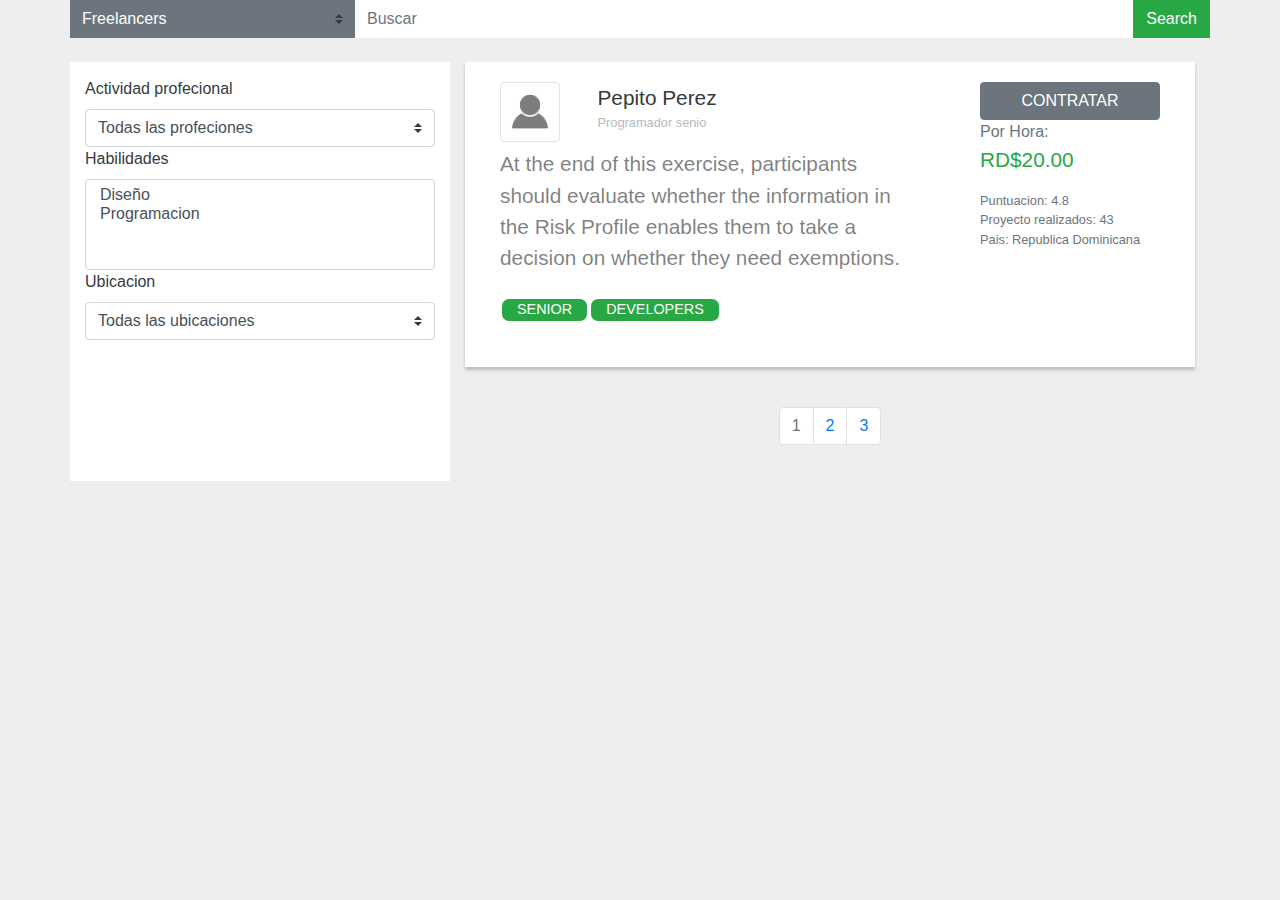
<file: newfeed/index.html>
<!DOCTYPE html>
<html lang="en">

<head>
  <meta charset="utf-8">
  <meta name="viewport" content="width=device-width, initial-scale=1, shrink-to-fit=no">
  <meta http-equiv="x-ua-compatible" content="ie=edge">
  <title>Material Design Bootstrap</title>
  <!-- Font Awesome -->
  <link rel="stylesheet" href="https://maxcdn.bootstrapcdn.com/font-awesome/4.7.0/css/font-awesome.min.css">
  <!-- Bootstrap core CSS -->
  <link href="css/bootstrap.min.css" rel="stylesheet">
</head>

<body style="background: #eee">

    <div class="container">
    
        <div class="row">
            
            
            <div class="col-sm">
                
                
                <div class="row">
<!--                    <div class="col-sm">-->
                        <select style="border-radius: 0; border: 0;" class="custom-select bg-secondary text-white col-lg-3">
                            <option selected>Freelancers</option>
                        </select>
                        <form style="padding: 0" class="form-inline col-sm my-2 my-lg-0">
                          <input style="border-radius: 0; border: 0px" class="form-control col-sm mr-sm-0" type="search" placeholder="Buscar" aria-label="Buscar">
                          <button class="btn btn-success my-2 my-sm-0" type="submit" style="
                                border-radius: 0;
                            ">Search</button>
                        </form>
<!--                    </div>-->
                </div>
            
            <main class="row my-lg-4">
                
                <div class="col-lg-4 bg-white text-dark" style="padding: 15px;">
                
                    <label for="select-acti-pro">Actividad profecional</label>
                    <select id="select-acti-pro" class="custom-select">
                      <option selected>Todas las profeciones</option>
                    </select>
                    
                    <label for="select-skills">Habilidades</label>
                    <select id="select-skills" class="custom-select" multiple>
                      <option>Diseño</option>                      
                      <option>Programacion</option>
                    </select>
                    
                    <label for="select-geo">Ubicacion</label>
                    <select id="select-geo" class="custom-select">
                      <option selected>Todas las ubicaciones</option>
                    </select>
                
                </div>
                
                <div class="col-lg">
                    
                    <div class="row">
<!--                        INICIO BOX-->
                <div class="col-sm-12" style="margin-bottom: 20px;" >
                         
                    <div class="card" style="border: 0;border-radius: 0;box-shadow: 0px 3px 3px #bdbbbb;">
                        <div class="card-body">
                            <div class="row">
                                <div class="col-lg-8">
                                
                                    <div class="col-lg-12">
                                        <div class="row">
                                        <div class="col-3">
                                        <img style=" width: 60px;height: 60px;" src="[data-uri]" alt="..." class="img-thumbnail">
                                        </div>
                                        <div class="col" style="padding: 0">
                                            <p style="font-size: 1.3em; margin: 0" class="text-dark">Pepito Perez</p>                                            <p style="font-size: 0.8em; opacity: 0.5" class="text-secondary">Programador senio</p>

                                        </div>
                                    </div>
                                    </div>
                                    
<!--                                    Descripcion-->
                                    <div class="col-lg-12">
                                        <p style="font-size: 1.3em; margin: 0" class="text-black-50">At the end of this exercise, participants should evaluate whether the information in the Risk Profile enables them to take a decision on whether they need exemptions. </p> 
                                    </div>
                                    
                                    <div class="col-lg-12 my-4">
                                        <div class="row" style="padding-left: 15px">
                                            <div class="col-lg-auto" style="padding: 2px;width: auto;">
                                                <p style="font-size: 0.9em;margin: 0;padding: 0px 15px;border-radius: 7px;" class="text-white bg-success">SENIOR</p> 
                                            </div>
                                            <div class="col-lg-auto" style="padding: 2px; width: auto;">
                                                <p style="font-size: 0.9em;margin: 0;padding: 0px 15px;border-radius: 7px;" class="text-white bg-success">DEVELOPERS</p> 
                                            </div>
                                        </div>
                                        
                                    </div>
                                
                                </div>
                                <div class="col-lg-4">
                                    <div class="col-sm-12" style="text-align: center;">
                                        <button style="width: 100%;" class="btn btn-secondary">CONTRATAR</button>
                                    </div>
                                    <div class="col-sm-12">
                                        <p style="margin: 0px;" class="text-secondary">Por Hora:</p>                                        
                                        <p style="font-size: 1.3em" class="text-success">RD$20.00</p>                                        
                                        <p style="font-size: 0.8em; margin: 0;" class="text-muted">Puntuacion: 4.8</p>                                        
                                        <p style="font-size: 0.8em; margin: 0;" class="text-muted">Proyecto realizados: 43</p>
                                        <p style="font-size: 0.8em" class="text-muted">Pais: Republica Dominicana</p>



                                    </div>
                                </div>
                            </div>                
                        </div>
                    </div>
                             
                        
                </div>
<!--                    FIN BOX-->    
     
                        
<!--                        Pagination-->
                        <div class="col-sm-12" style="padding: 20px;">
                             <nav  aria-label="...">
                              <ul class="pagination justify-content-center">
                                <li class="page-item disabled">
                                  <a class="page-link" href="#" tabindex="-1">1</a>
                                </li>
                                <li class="page-item"><a class="page-link" href="#">2</a></li>
                                <li class="page-item"><a class="page-link" href="#">3</a></li>
                              </ul>
                            </nav>
                        </div>
                       
                        
                    </div>
                
                </div>
                
                
                
                
                </main>
                
            
            </div>
        </div>
    </div>
  <!-- Bootstrap core JavaScript -->
  <script type="text/javascript" src="js/bootstrap.min.js"></script>
</body>

</html>
</file>
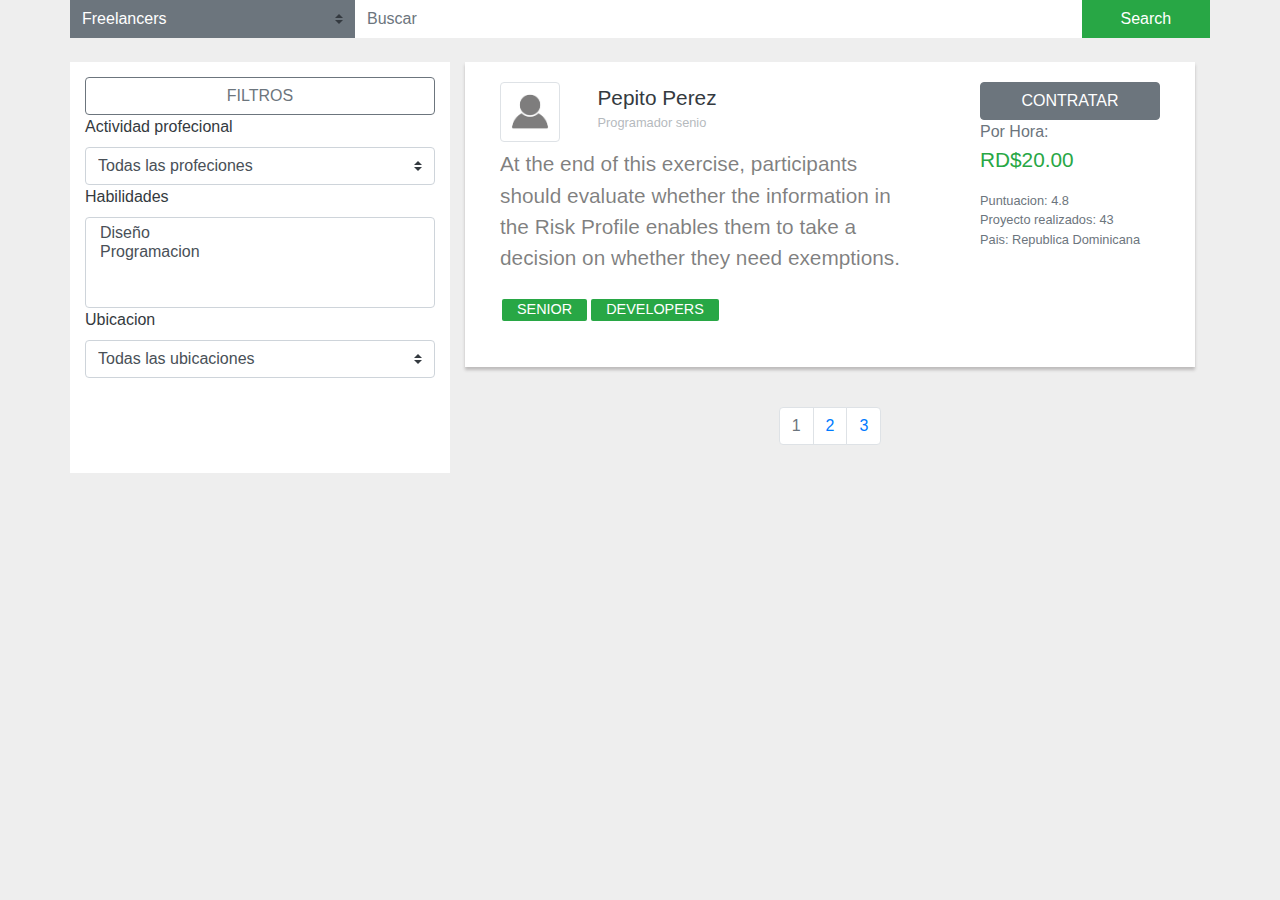
<file: search_freelancers_and_jobs/index.html>
<!DOCTYPE html>
<html lang="en">

<head>
  <meta charset="utf-8">
  <meta name="viewport" content="width=device-width, initial-scale=1, shrink-to-fit=no">
  <meta http-equiv="x-ua-compatible" content="ie=edge">
  <title>CodeScript</title>
  <!-- Font Awesome -->
  <link rel="stylesheet" href="https://maxcdn.bootstrapcdn.com/font-awesome/4.7.0/css/font-awesome.min.css">
  <!-- Bootstrap core CSS -->
  <link href="css/bootstrap.min.css" rel="stylesheet">
</head>

<body style="background: #eee">

    <div class="container">
    
        <div class="row">
            
            
            <div class="col-sm">
                
                
                <div class="row">
<!--                    <div class="col-sm">-->
                    <div class="col-lg-3 pl-0 pr-0">
                        <!-- <div -->
                        <select style="border-radius: 0; border: 0; cursor: pointer;" class="custom-select bg-secondary text-white">
                            <option selected>Freelancers</option>
                        </select>
                    </div>
                        <form style="padding: 0;" class="form-inline col-sm my-2 my-lg-0">
                          <input style="border-radius: 0; border: 0px; width: 85%" class="form-control mr-sm-0" type="search" placeholder="Buscar" aria-label="Buscar">
                          <button class="btn btn-success my-2 my-sm-0" type="submit" style="
                                border-radius: 0;width: 15%;
                            ">Search</button>
                        </form>
<!--                    </div>-->
                </div>
            
            <main class="row my-lg-4">
                
                <div class="col-lg-4 mb-2 bg-white text-dark" style="padding: 15px;">
                    <button onclick="" class="btn btn-outline-secondary btn-block">FILTROS</button>
                    <div class="d-none d-lg-block">
                    <label for="select-acti-pro">Actividad profecional</label>
                    <select id="select-acti-pro" class="custom-select">
                      <option selected>Todas las profeciones</option>
                    </select>
                    
                    <label for="select-skills">Habilidades</label>
                    <select id="select-skills" class="custom-select" multiple>
                      <option>Diseño</option>                      
                      <option>Programacion</option>
                    </select>
                    
                    <label for="select-geo">Ubicacion</label>
                    <select id="select-geo" class="custom-select">
                      <option selected>Todas las ubicaciones</option>
                    </select>
                </div>
                </div>
                
                <div class="col-lg">
                    
                    <div class="row">
<!--                        INICIO BOX-->
                <div class="col-sm-12" style="margin-bottom: 20px;" >
                         
                    <div class="card" style="border: 0;border-radius: 0;box-shadow: 0px 3px 3px #bdbbbb;">
                        <div class="card-body">
                            <div class="row">
                                <div class="col-lg-8">
                                
                                    <div class="col-lg-12">
                                        <div class="row">
                                        <div class="col-3">
                                        <img style=" width: 60px;height: 60px;" src="[data-uri]" alt="..." class="img-thumbnail">
                                        </div>
                                        <div class="col" style="padding: 0">
                                            <p style="font-size: 1.3em; margin: 0" class="text-dark">Pepito Perez</p>                                            <p style="font-size: 0.8em; opacity: 0.5" class="text-secondary">Programador senio</p>

                                        </div>
                                    </div>
                                    </div>
                                    
<!--                                    Descripcion-->
                                    <div class="col-lg-12">
                                        <p style="font-size: 1.3em; margin: 0" class="text-black-50">At the end of this exercise, participants should evaluate whether the information in the Risk Profile enables them to take a decision on whether they need exemptions. </p> 
                                    </div>
                                    
                                    <div class="col-lg-12 my-4">
                                        <div class="row" style="padding-left: 15px">
                                            <div class="col-lg-auto" style="padding: 2px;width: auto;">
                                                <p style="font-size: 0.9em;margin: 0;padding: 0px 15px;border-radius: 2px;" class="text-white bg-success">SENIOR</p> 
                                            </div>
                                            <div class="col-lg-auto" style="padding: 2px; width: auto;">
                                                <p style="font-size: 0.9em;margin: 0;padding: 0px 15px;border-radius: 2px;" class="text-white bg-success">DEVELOPERS</p> 
                                            </div>
                                        </div>
                                        
                                    </div>
                                
                                </div>
                                <div class="col-lg-4">
                                    <div class="col-sm-12" style="text-align: center;">
                                        <button style="width: 100%;" class="btn btn-secondary">CONTRATAR</button>
                                    </div>
                                    <div class="col-sm-12">
                                        <p style="margin: 0px;" class="text-secondary">Por Hora:</p>                                        
                                        <p style="font-size: 1.3em" class="text-success">RD$20.00</p>                                        
                                        <p style="font-size: 0.8em; margin: 0;" class="text-muted">Puntuacion: 4.8</p>                                        
                                        <p style="font-size: 0.8em; margin: 0;" class="text-muted">Proyecto realizados: 43</p>
                                        <p style="font-size: 0.8em" class="text-muted">Pais: Republica Dominicana</p>



                                    </div>
                                </div>
                            </div>                
                        </div>
                    </div>
                             
                        
                </div>
<!--                    FIN BOX-->     
                        
<!--                        Pagination-->
                        <div class="col-sm-12" style="padding: 20px;">
                             <nav  aria-label="...">
                              <ul class="pagination justify-content-center">
                                <li class="page-item disabled">
                                  <a class="page-link" href="#" tabindex="-1">1</a>
                                </li>
                                <li class="page-item"><a class="page-link" href="#">2</a></li>
                                <li class="page-item"><a class="page-link" href="#">3</a></li>
                              </ul>
                            </nav>
                        </div>
                       
                        
                    </div>
                
                </div>
                
                
                
                
                </main>
                
            
            </div>
        </div>
    </div>
  <!-- Bootstrap core JavaScript -->
  <script type="text/javascript" src="js/bootstrap.min.js"></script>
</body>

</html>
</file>
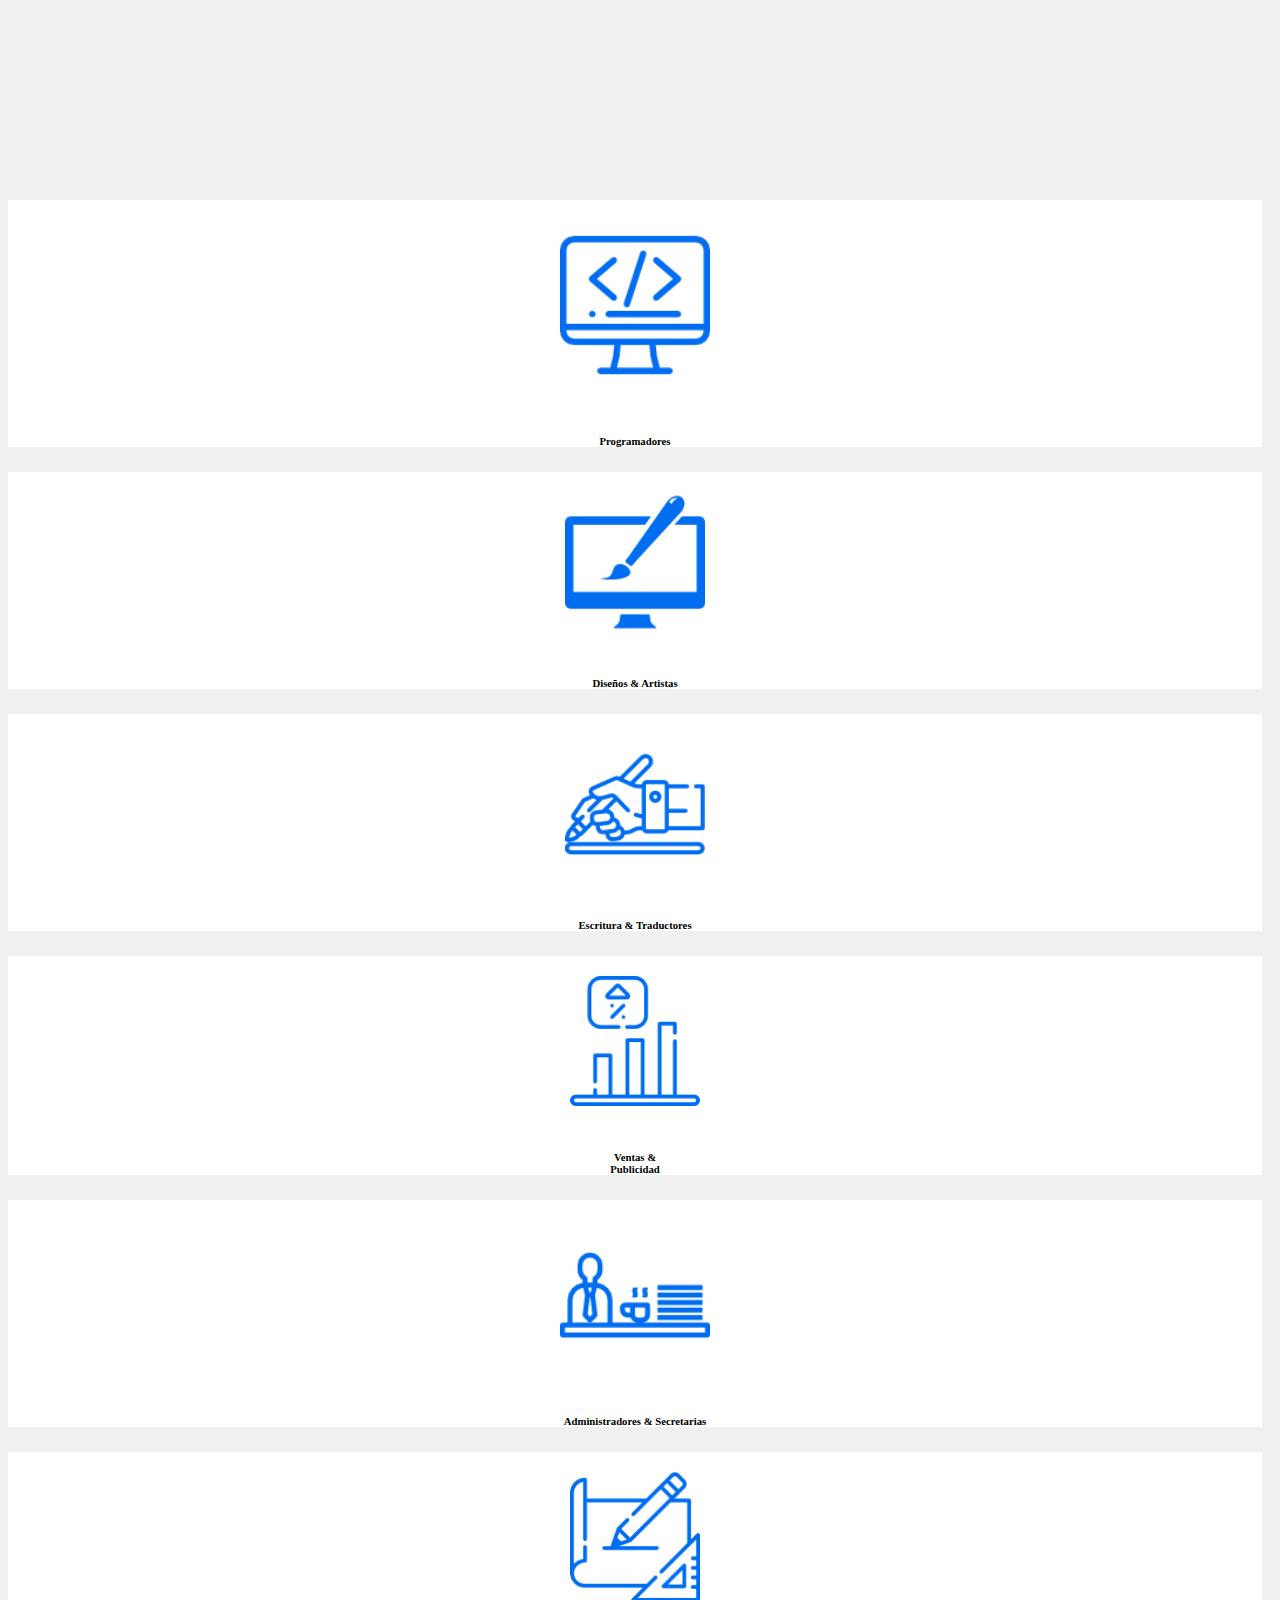
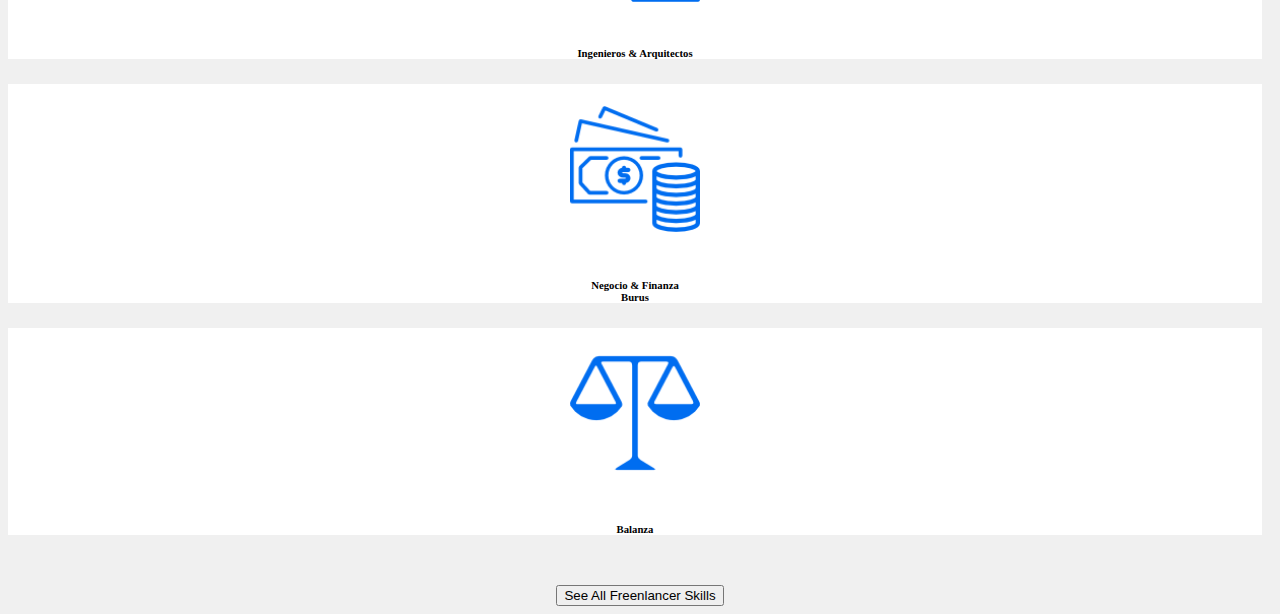
<file: categorias.html>
<!DOCTYPE html>
<html lang="en">
<head>
    <meta charset="UTF-8">
    <meta name="viewport" content="width=device-width, initial-scale=1.0">
    <script src="https://code.jquery.com/jquery-3.3.1.slim.min.js" integrity="sha384-q8i/X+965DzO0rT7abK41JStQIAqVgRVzpbzo5smXKp4YfRvH+8abtTE1Pi6jizo" crossorigin="anonymous"></script>
    <script src="https://cdnjs.cloudflare.com/ajax/libs/popper.js/1.14.3/umd/popper.min.js" integrity="sha384-ZMP7rVo3mIykV+2+9J3UJ46jBk0WLaUAdn689aCwoqbBJiSnjAK/l8WvCWPIPm49" crossorigin="anonymous"></script>
    <script src="https://stackpath.bootstrapcdn.com/bootstrap/4.1.3/js/bootstrap.min.js" integrity="sha384-ChfqqxuZUCnJSK3+MXmPNIyE6ZbWh2IMqE241rYiqJxyMiZ6OW/JmZQ5stwEULTy" crossorigin="anonymous"></script>
    <link rel="stylesheet" href="https://stackpath.bootstrapcdn.com/bootstrap/4.1.3/css/bootstrap.min.css" integrity="sha384-MCw98/SFnGE8fJT3GXwEOngsV7Zt27NXFoaoApmYm81iuXoPkFOJwJ8ERdknLPMO" crossorigin="anonymous">
    <meta http-equiv="X-UA-Compatible" content="ie=edge">
    <link rel="stylesheet" href="css/categorias.css">
    <title>Document</title>
</head>
<body>
    
  <div class="row d-flex justify-content-center " id="div1"  >
    
        <div  id="programadores" class="col-md-2" data-toggle="modal" data-target=".bd-example-modal-lg">
            <img id="imageProgramer" src="img/tools-and-utensils (1).png" alt="">
            <center> <h6> Programadores </h6></center>
        </div>
           <div id="designer" class="col-md-2" data-toggle="modal" data-target="designer">
            <img id="imageDesigner" src="img/website-design-symbol (1).png" alt="">
            <center> <h6> Diseños  &  Artistas</h6></center>
          </div>
          <div  id="write" class="col-md-2" data-toggle="modal" >
            <img id="imageWrite" src="img/writing-tool.png" alt="">
            <center> <h6> Escritura  &  Traductores</h6></center>
          </div>
          <div id="sales" class="col-md-2" data-toggle="modal">
            <img id="imageSales" src="img/sell.png" alt="">
            <center> <h6> Ventas & <br> Publicidad</h6></center>
          </div>
    </div>
   
      <div id="div2" class="row d-flex justify-content-center" >
          <div id="secretary" class="col-md-2">
              <img id="imageSecretary" src="img/secretary.png" alt="">
              <center> <h6> Administradores &  Secretarias</h6></center>
            </div>
            <div id="architecture" class="col-md-2" >
              <img id="imageArchitecture" src="img/sketch.png" alt="">
              <center> <h6> Ingenieros &  Arquitectos</h6></center>
            </div>
            <div id="finance" class="col-md-2" >
              <img id="imageFinance" src="img/money.png" alt="">
              <center> <h6> Negocio & Finanza <br> Burus </h6></center>
            </div>
            <div id="lawyer" class="col-md-2" >
              <img id="imageLawyer" src="img/lawyer.png" alt="">
              <center> <h6>  Balanza </h6></center>
            </div>
      </div>
      <div id="Buttonskills">
          <center> <button type="button"  onclick="button()"  class="btn btn-outline-primary col-md-2" > See All Freenlancer Skills</button></center>
           </div>
  
     
 
 
    
</body>
<script>
function button(){
  document.location.href ="subcategoria.html";
  
}
</script>
</html>
</file>
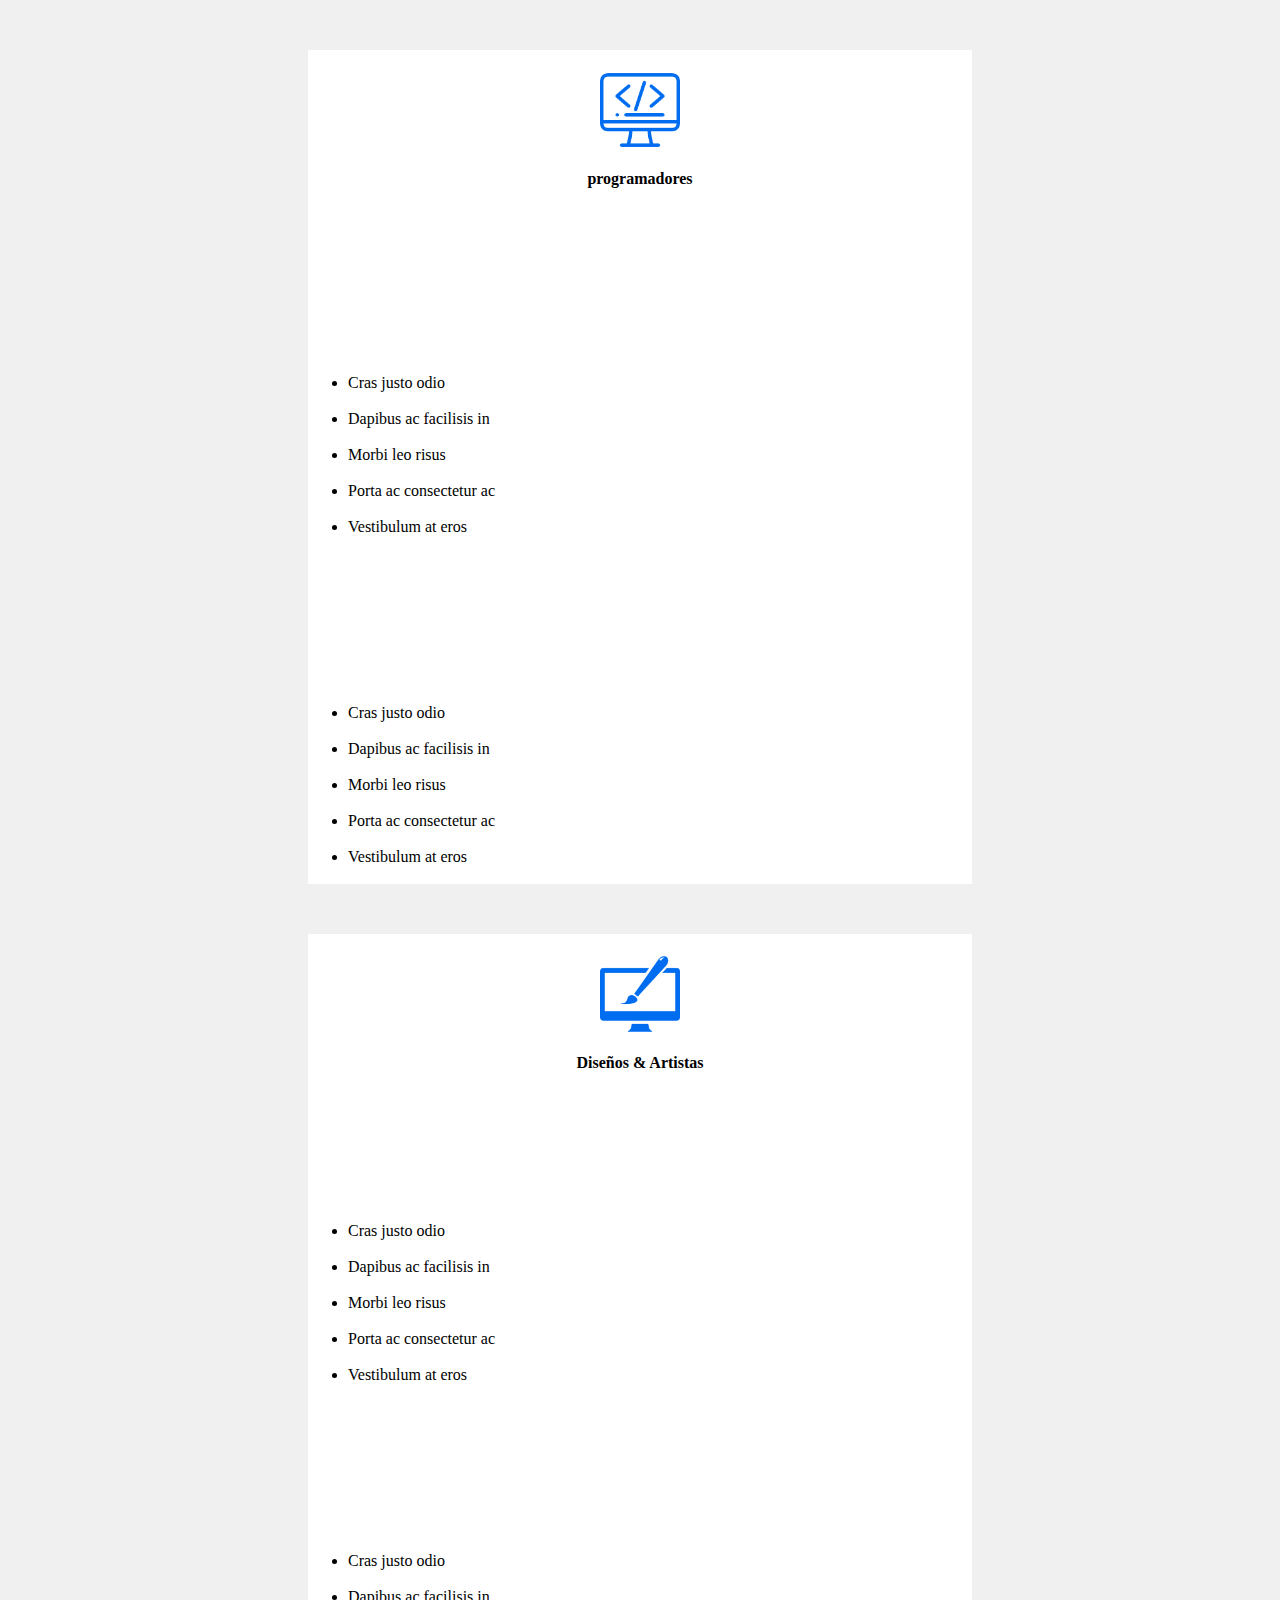
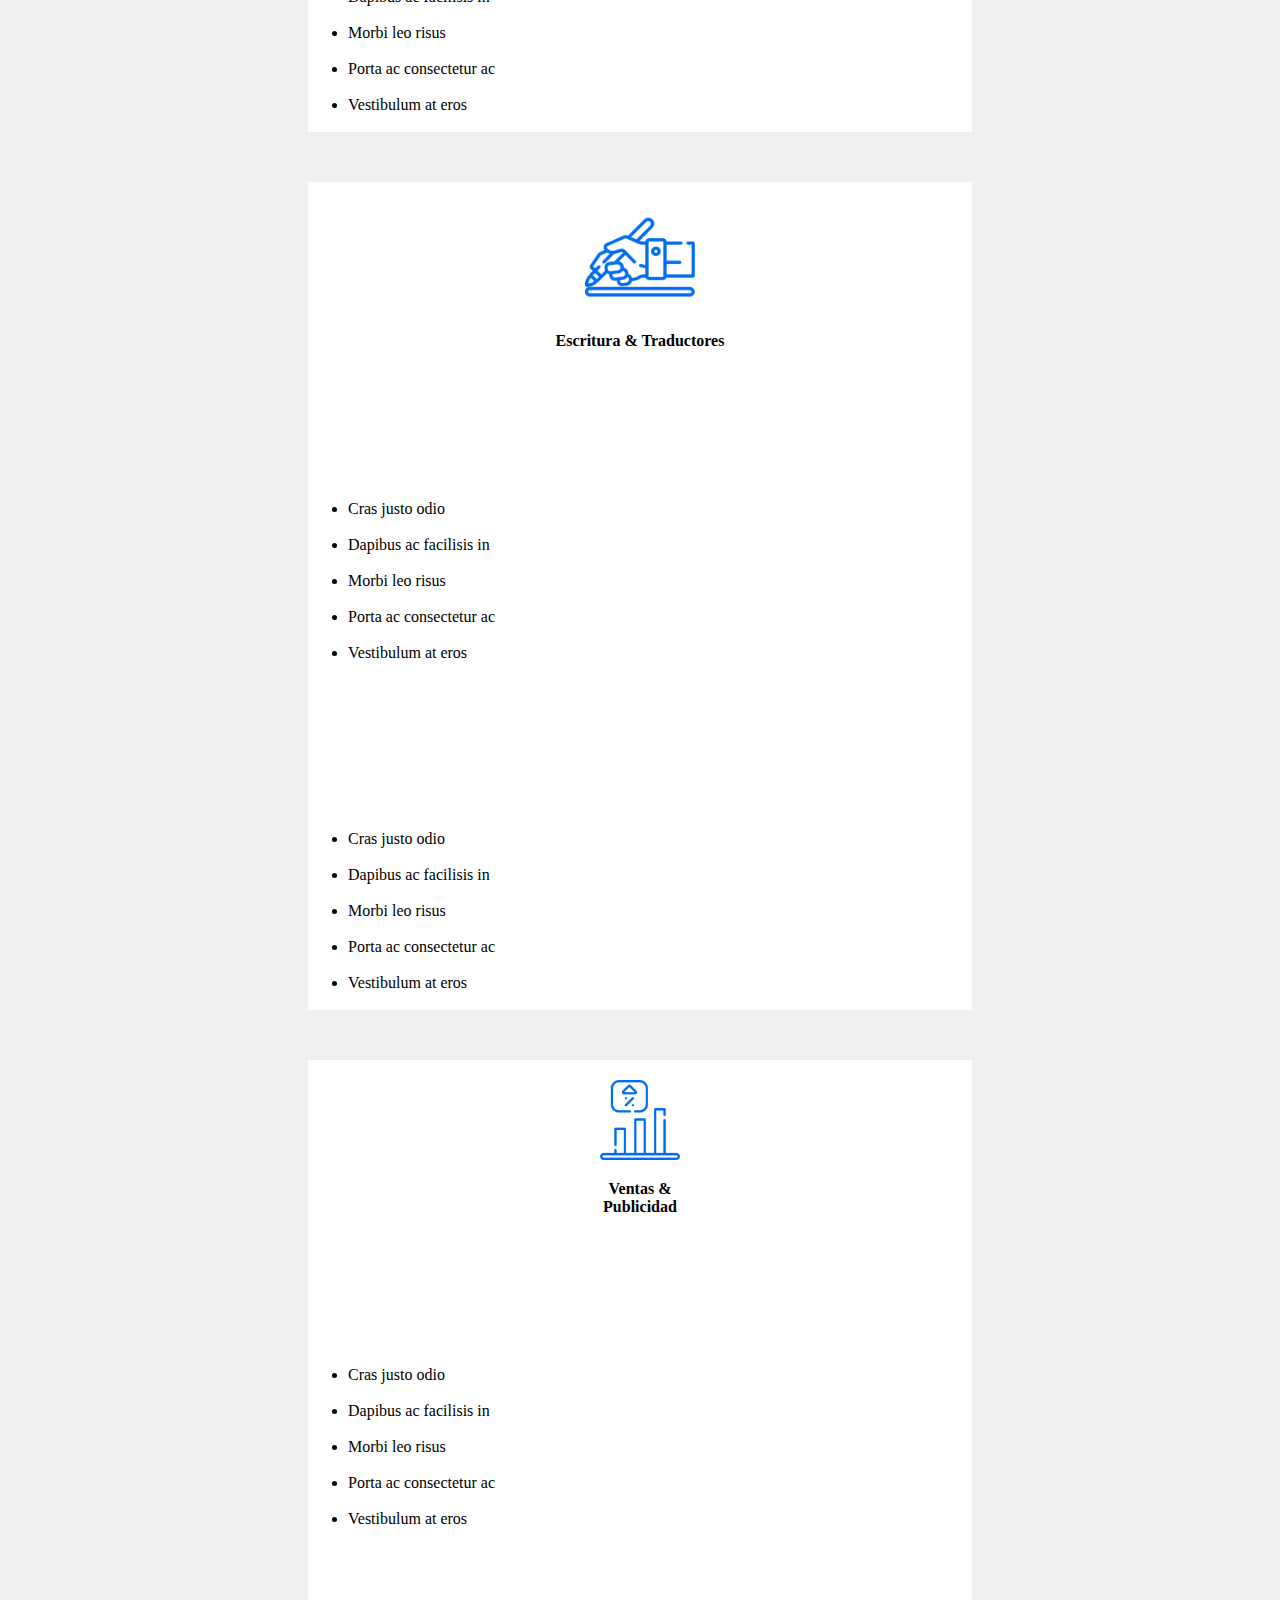
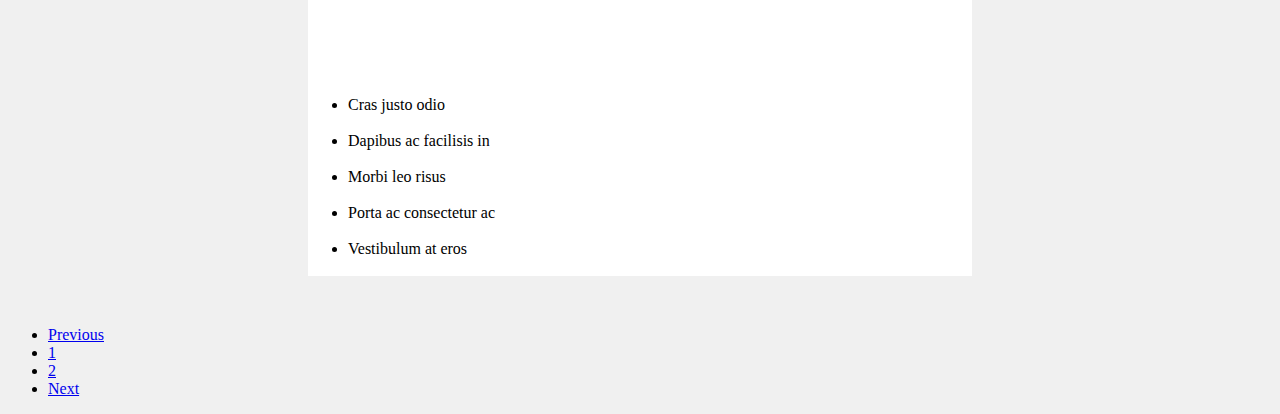
<file: subcategoria.html>
<!DOCTYPE html>
<html lang="en">
<head>
    <meta charset="UTF-8">
    <meta name="viewport" content="width=device-width, initial-scale=1.0">
    <script src="https://code.jquery.com/jquery-3.3.1.slim.min.js" integrity="sha384-q8i/X+965DzO0rT7abK41JStQIAqVgRVzpbzo5smXKp4YfRvH+8abtTE1Pi6jizo" crossorigin="anonymous"></script>
    <script src="https://cdnjs.cloudflare.com/ajax/libs/popper.js/1.14.3/umd/popper.min.js" integrity="sha384-ZMP7rVo3mIykV+2+9J3UJ46jBk0WLaUAdn689aCwoqbBJiSnjAK/l8WvCWPIPm49" crossorigin="anonymous"></script>
    <script src="https://stackpath.bootstrapcdn.com/bootstrap/4.1.3/js/bootstrap.min.js" integrity="sha384-ChfqqxuZUCnJSK3+MXmPNIyE6ZbWh2IMqE241rYiqJxyMiZ6OW/JmZQ5stwEULTy" crossorigin="anonymous"></script>
    <link rel="stylesheet" href="https://stackpath.bootstrapcdn.com/bootstrap/4.1.3/css/bootstrap.min.css" integrity="sha384-MCw98/SFnGE8fJT3GXwEOngsV7Zt27NXFoaoApmYm81iuXoPkFOJwJ8ERdknLPMO" crossorigin="anonymous">
  <link rel="stylesheet" href="css/sub.css">
    <meta http-equiv="X-UA-Compatible" content="ie=edge">
    <title>Document</title>
</head>
<body>
<div class="row d-flex justify-content-center" id="div1">
        <div>
             <img  id="imgProgramadores" src="img/tools-and-utensils (1).png" alt="">
                <center> <label for=""> <b> programadores</b></label></center> <br><br>
            </div>
           
                    <div class="col-md-5" id="programadores">
                            <ul class="list">
                                <li class="list-item">Cras justo odio</li> <br>
                                <li class="list-item">Dapibus ac facilisis in</li> <br>
                                <li class="list-item">Morbi leo risus</li><br>
                                <li class="list-item">Porta ac consectetur ac</li><br>
                                <li class="list-item">Vestibulum at eros</li><br>
                              </ul>
        
                        </div>
                        
                            <ul class="list col-md-5" id="programadores">
                                <li class="list-item">Cras justo odio</li> <br>
                                <li class="list-item">Dapibus ac facilisis in</li> <br>
                                <li class="list-item">Morbi leo risus</li><br>
                                <li class="list-item">Porta ac consectetur ac</li><br>
                                <li class="list-item">Vestibulum at eros</li><br>
                              </ul>
           
           
</div>
<div class="row d-flex justify-content-center" id="div1">
        <div  >
                <img id="imageDesigner" src="img/website-design-symbol (1).png" alt="">
                <center> <label for=""><b> Diseños  &  Artistas</b></label> </center>
              </div>
           
                    <div class="col-md-5" id="programadores">
                            <ul class="list">
                                <li class="list-item">Cras justo odio</li> <br>
                                <li class="list-item">Dapibus ac facilisis in</li> <br>
                                <li class="list-item">Morbi leo risus</li><br>
                                <li class="list-item">Porta ac consectetur ac</li><br>
                                <li class="list-item">Vestibulum at eros</li><br>
                              </ul>
        
                        </div>
                            <ul class="list col-md-5" id="programadores">
                                <li class="list-item">Cras justo odio</li> <br>
                                <li class="list-item">Dapibus ac facilisis in</li> <br>
                                <li class="list-item">Morbi leo risus</li><br>
                                <li class="list-item">Porta ac consectetur ac</li><br>
                                <li class="list-item">Vestibulum at eros</li><br>
                              </ul>           
</div>

<div class="row d-flex justify-content-center" id="div1">
        <div>
                <img id="imageWrite" src="img/writing-tool.png" alt="">
                <center><label for=""><b>  Escritura  &  Traductores</b> </center>
              </div>
             
           
                    <div class="col-md-5" id="programadores">
                            <ul class="list">
                                <li class="list-item">Cras justo odio</li> <br>
                                <li class="list-item">Dapibus ac facilisis in</li> <br>
                                <li class="list-item">Morbi leo risus</li><br>
                                <li class="list-item">Porta ac consectetur ac</li><br>
                                <li class="list-item">Vestibulum at eros</li><br>
                              </ul>
        
                        </div>
                            <ul class="list col-md-5" id="programadores">
                                <li class="list-item">Cras justo odio</li> <br>
                                <li class="list-item">Dapibus ac facilisis in</li> <br>
                                <li class="list-item">Morbi leo risus</li><br>
                                <li class="list-item">Porta ac consectetur ac</li><br>
                                <li class="list-item">Vestibulum at eros</li><br>
                              </ul>
</div>
<div class="row d-flex justify-content-center" id="div1">
        <div id="sales" class="col-md-2" data-toggle="modal">
                <img id="imageSales" src="img/sell.png" alt="">
                <center> <label for=""><b>Ventas & <br> Publicidad</b></label></center>
              </div>
           
                    <div class="col-md-5" id="programadores">
                            <ul class="list">
                                <li class="list-item">Cras justo odio</li> <br>
                                <li class="list-item">Dapibus ac facilisis in</li> <br>
                                <li class="list-item">Morbi leo risus</li><br>
                                <li class="list-item">Porta ac consectetur ac</li><br>
                                <li class="list-item">Vestibulum at eros</li><br>
                              </ul>
        
                        </div>
                            <ul class="list col-md-5" id="programadores">
                                <li class="list-item">Cras justo odio</li> <br>
                                <li class="list-item">Dapibus ac facilisis in</li> <br>
                                <li class="list-item">Morbi leo risus</li><br>
                                <li class="list-item">Porta ac consectetur ac</li><br>
                                <li class="list-item">Vestibulum at eros</li><br>
                              </ul>
</div>
<div class="row d-flex justify-content-center">
        <nav aria-label="Page navigation example">
                <ul class="pagination">
                  <li class="page-item"><a class="page-link" href="categorias.html">Previous</a></li>
                  <li class="page-item"><a class="page-link" href="subcategoria.html">1</a></li>
                  <li class="page-item"><a class="page-link" href="subcategoria2.html">2</a></li>
                  <li class="page-item"><a class="page-link" href="subcategoria2.html">Next</a></li>
                </ul>
              </nav>
</div>

    

                       
            

</body>
</html>
</file>
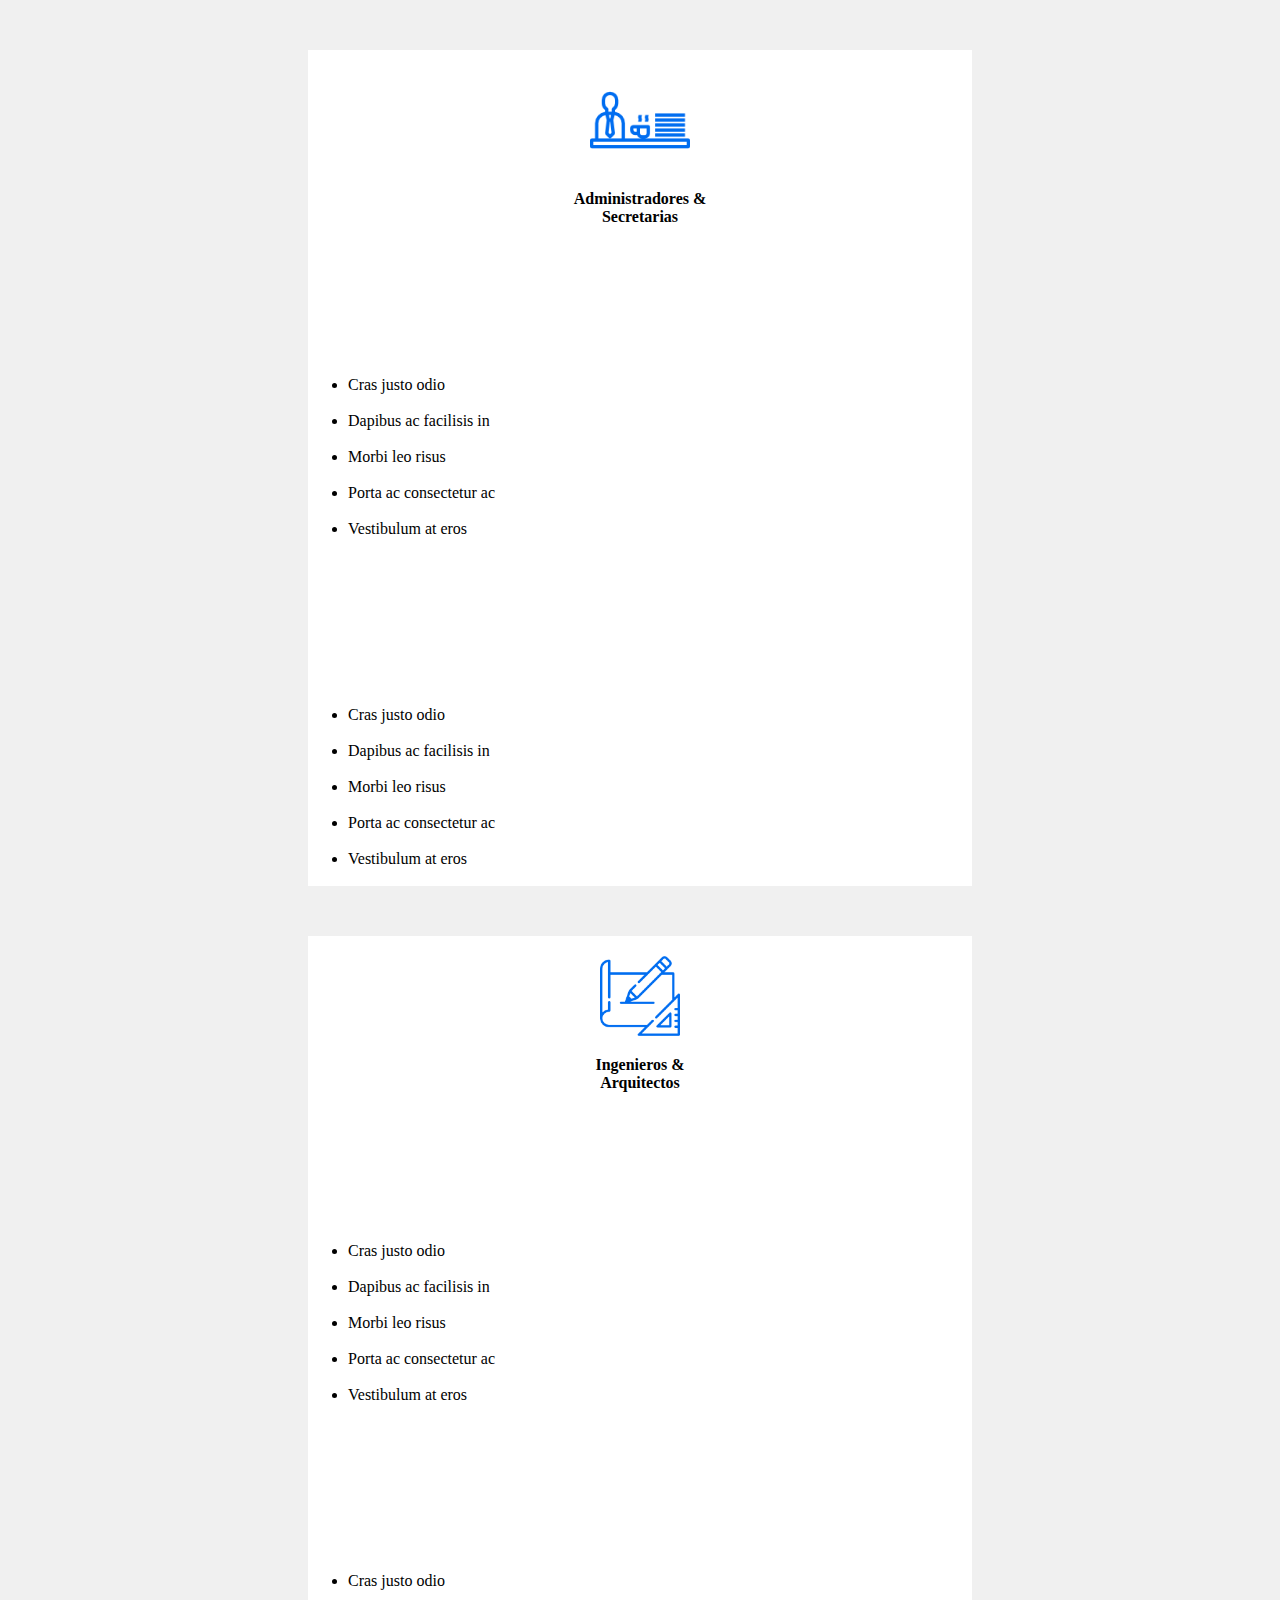
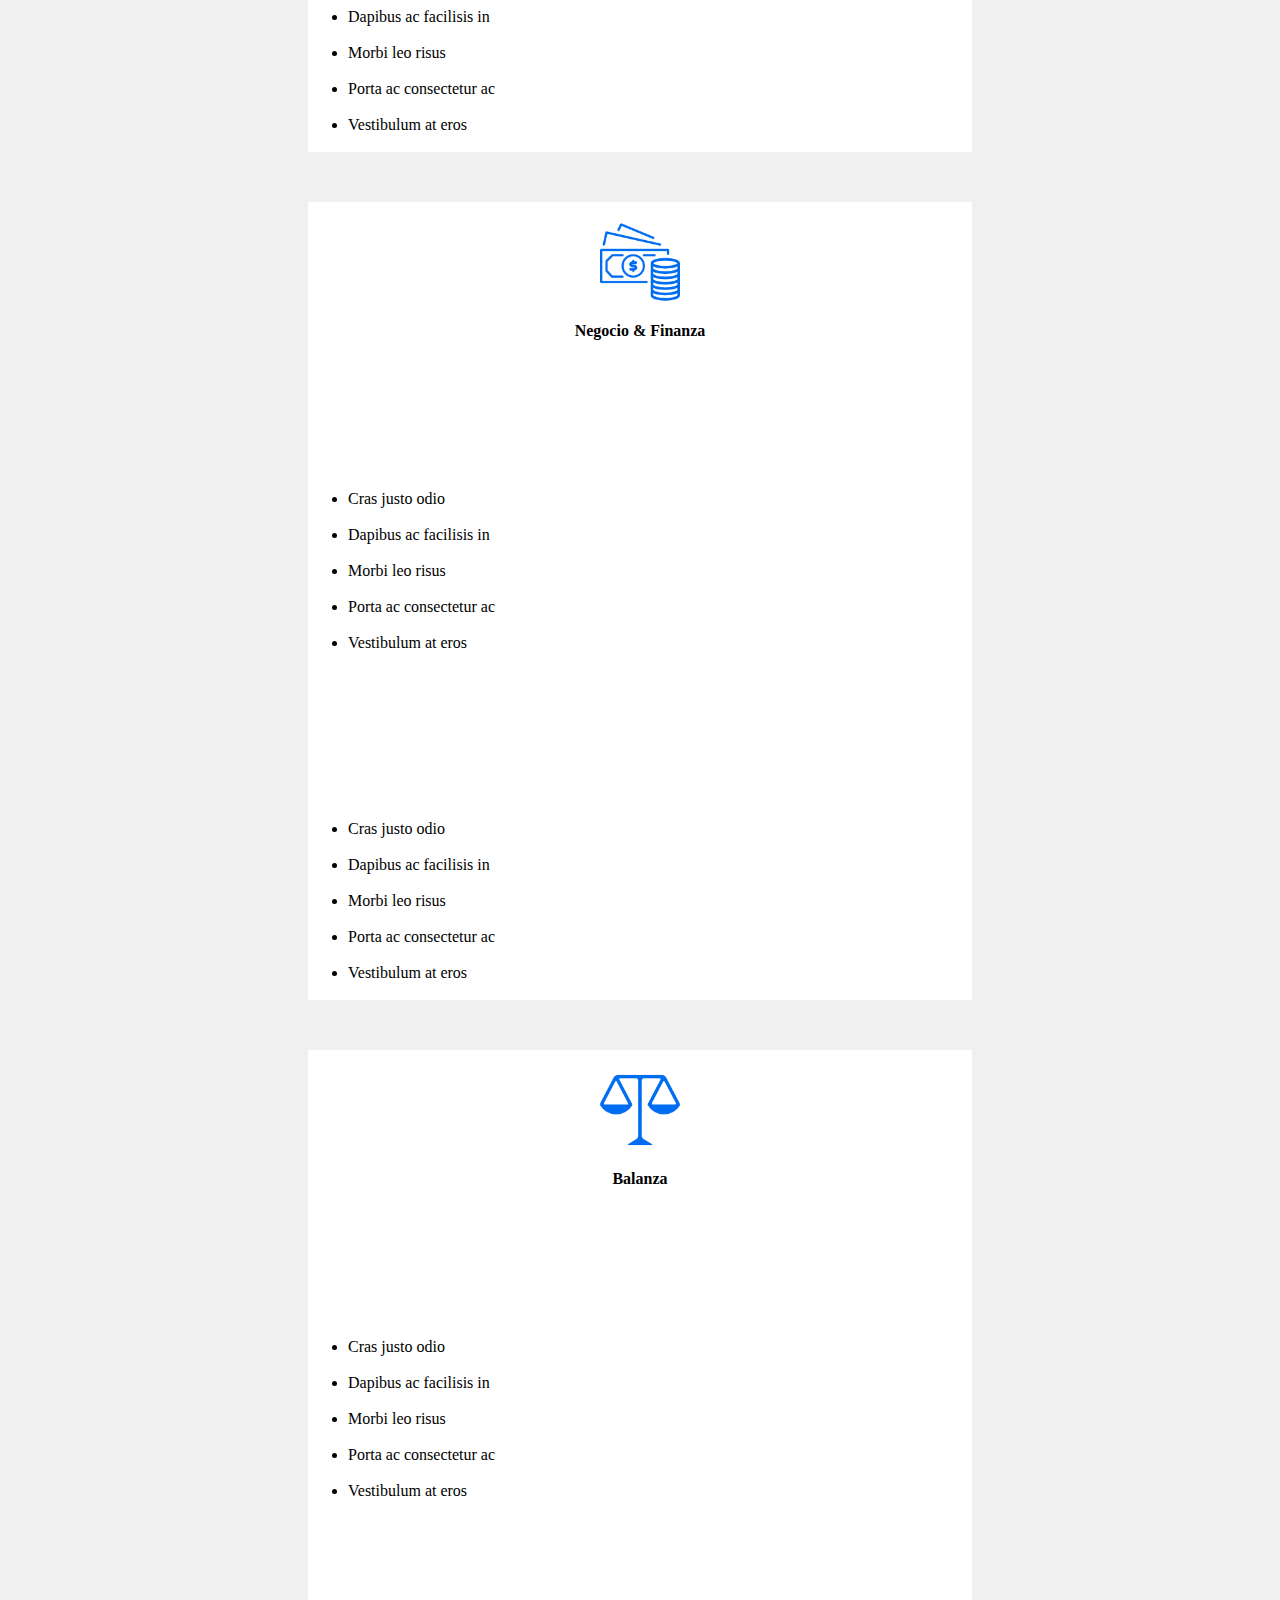
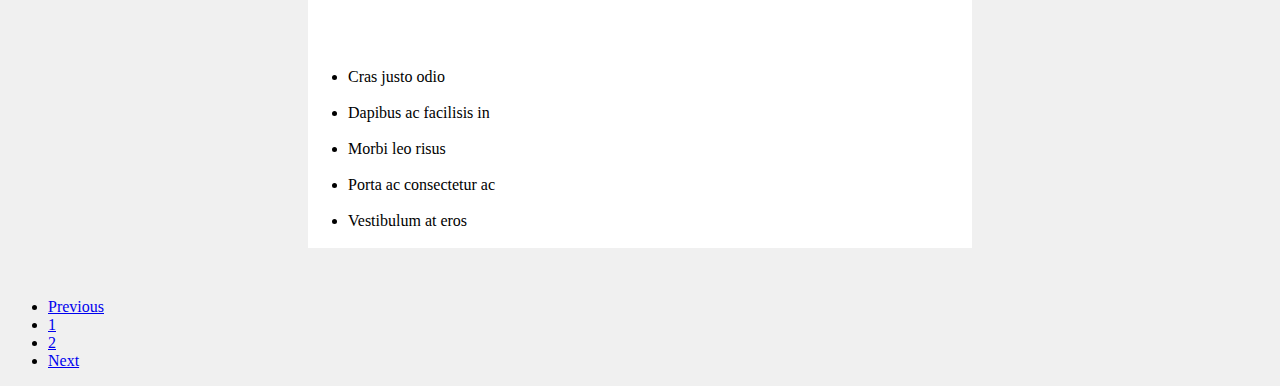
<file: subcategoria2.html>
<!DOCTYPE html>
<html lang="en">
<head>
    <meta charset="UTF-8">
    <meta name="viewport" content="width=device-width, initial-scale=1.0">
    <meta http-equiv="X-UA-Compatible" content="ie=edge">
    <script src="https://code.jquery.com/jquery-3.3.1.slim.min.js" integrity="sha384-q8i/X+965DzO0rT7abK41JStQIAqVgRVzpbzo5smXKp4YfRvH+8abtTE1Pi6jizo" crossorigin="anonymous"></script>
    <script src="https://cdnjs.cloudflare.com/ajax/libs/popper.js/1.14.3/umd/popper.min.js" integrity="sha384-ZMP7rVo3mIykV+2+9J3UJ46jBk0WLaUAdn689aCwoqbBJiSnjAK/l8WvCWPIPm49" crossorigin="anonymous"></script>
    <script src="https://stackpath.bootstrapcdn.com/bootstrap/4.1.3/js/bootstrap.min.js" integrity="sha384-ChfqqxuZUCnJSK3+MXmPNIyE6ZbWh2IMqE241rYiqJxyMiZ6OW/JmZQ5stwEULTy" crossorigin="anonymous"></script>
    <link rel="stylesheet" href="https://stackpath.bootstrapcdn.com/bootstrap/4.1.3/css/bootstrap.min.css" integrity="sha384-MCw98/SFnGE8fJT3GXwEOngsV7Zt27NXFoaoApmYm81iuXoPkFOJwJ8ERdknLPMO" crossorigin="anonymous">
  <link rel="stylesheet" href="css/sub.css">
    <title>Document</title>
</head>
<body>
        <div class="row d-flex justify-content-center" id="div1">
                <div>
                     <img id="imageSecretary" src="img/secretary.png" alt="">
                        <center><label for=""><b>Administradores & <br> Secretarias</b></label></center>
                      </div>
                   
                            <div class="col-md-5" id="programadores">
                                    <ul class="list">
                                        <li class="list-item">Cras justo odio</li> <br>
                                        <li class="list-item">Dapibus ac facilisis in</li> <br>
                                        <li class="list-item">Morbi leo risus</li><br>
                                        <li class="list-item">Porta ac consectetur ac</li><br>
                                        <li class="list-item">Vestibulum at eros</li><br>
                                      </ul>
                
                                </div>
                                
                                    <ul class="list col-md-5" id="programadores">
                                        <li class="list-item">Cras justo odio</li> <br>
                                        <li class="list-item">Dapibus ac facilisis in</li> <br>
                                        <li class="list-item">Morbi leo risus</li><br>
                                        <li class="list-item">Porta ac consectetur ac</li><br>
                                        <li class="list-item">Vestibulum at eros</li><br>
                                      </ul>
                   
                   
        </div>
          
        <div class="row d-flex justify-content-center" id="div1">
                <div>
                        <img id="imageArchitecture" src="img/sketch.png" alt="">
                        <center> <label for=""><b> Ingenieros & <br> Arquitectos</b></label></center>
                </div>
                            <div class="col-md-5" id="programadores">
                                    <ul class="list">
                                        <li class="list-item">Cras justo odio</li> <br>
                                        <li class="list-item">Dapibus ac facilisis in</li> <br>
                                        <li class="list-item">Morbi leo risus</li><br>
                                        <li class="list-item">Porta ac consectetur ac</li><br>
                                        <li class="list-item">Vestibulum at eros</li><br>
                                      </ul>
                
                                </div>
                                    <ul class="list col-md-5" id="programadores">
                                        <li class="list-item">Cras justo odio</li> <br>
                                        <li class="list-item">Dapibus ac facilisis in</li> <br>
                                        <li class="list-item">Morbi leo risus</li><br>
                                        <li class="list-item">Porta ac consectetur ac</li><br>
                                        <li class="list-item">Vestibulum at eros</li><br>
                                      </ul>           
        </div>
       
        
        <div class="row d-flex justify-content-center" id="div1">
                <div >
                        <img id="imageFinance" src="img/money.png" alt="">
                        <center> <label for=""><b>Negocio & Finanza</b></label></center>
                      </div>
                   
                            <div class="col-md-5" id="programadores">
                                    <ul class="list">
                                        <li class="list-item">Cras justo odio</li> <br>
                                        <li class="list-item">Dapibus ac facilisis in</li> <br>
                                        <li class="list-item">Morbi leo risus</li><br>
                                        <li class="list-item">Porta ac consectetur ac</li><br>
                                        <li class="list-item">Vestibulum at eros</li><br>
                                      </ul>
                
                                </div>
                                    <ul class="list col-md-5" id="programadores">
                                        <li class="list-item">Cras justo odio</li> <br>
                                        <li class="list-item">Dapibus ac facilisis in</li> <br>
                                        <li class="list-item">Morbi leo risus</li><br>
                                        <li class="list-item">Porta ac consectetur ac</li><br>
                                        <li class="list-item">Vestibulum at eros</li><br>
                                      </ul>
        </div>
       
        <div class="row d-flex justify-content-center" id="div1">
                <div>
                        <img id="imageLawyer" src="img/lawyer.png" alt="">
                        <center> <label for=""><b>Balanza</b></label></center>
                      </div>
                   
                            <div class="col-md-5" id="programadores">
                                    <ul class="list">
                                        <li class="list-item">Cras justo odio</li> <br>
                                        <li class="list-item">Dapibus ac facilisis in</li> <br>
                                        <li class="list-item">Morbi leo risus</li><br>
                                        <li class="list-item">Porta ac consectetur ac</li><br>
                                        <li class="list-item">Vestibulum at eros</li><br>
                                      </ul>
                
                                </div>
                                    <ul class="list col-md-5" id="programadores">
                                        <li class="list-item">Cras justo odio</li> <br>
                                        <li class="list-item">Dapibus ac facilisis in</li> <br>
                                        <li class="list-item">Morbi leo risus</li><br>
                                        <li class="list-item">Porta ac consectetur ac</li><br>
                                        <li class="list-item">Vestibulum at eros</li><br>
                                      </ul>
        </div>

        <div class="row d-flex justify-content-center">
                <nav aria-label="Page navigation example">
                        <ul class="pagination">
                          <li class="page-item"><a class="page-link" href="subcategoria.html">Previous</a></li>
                          <li class="page-item"><a class="page-link" href="subcategoria.html">1</a></li>
                          <li class="page-item"><a class="page-link" href="subcategoria2.html">2</a></li>
                          <li class="page-item"><a class="page-link" href="subcategoria2.html">Next</a></li>
                        </ul>
                      </nav>
        </div>
       
 
        
</body>
</html>
</file>
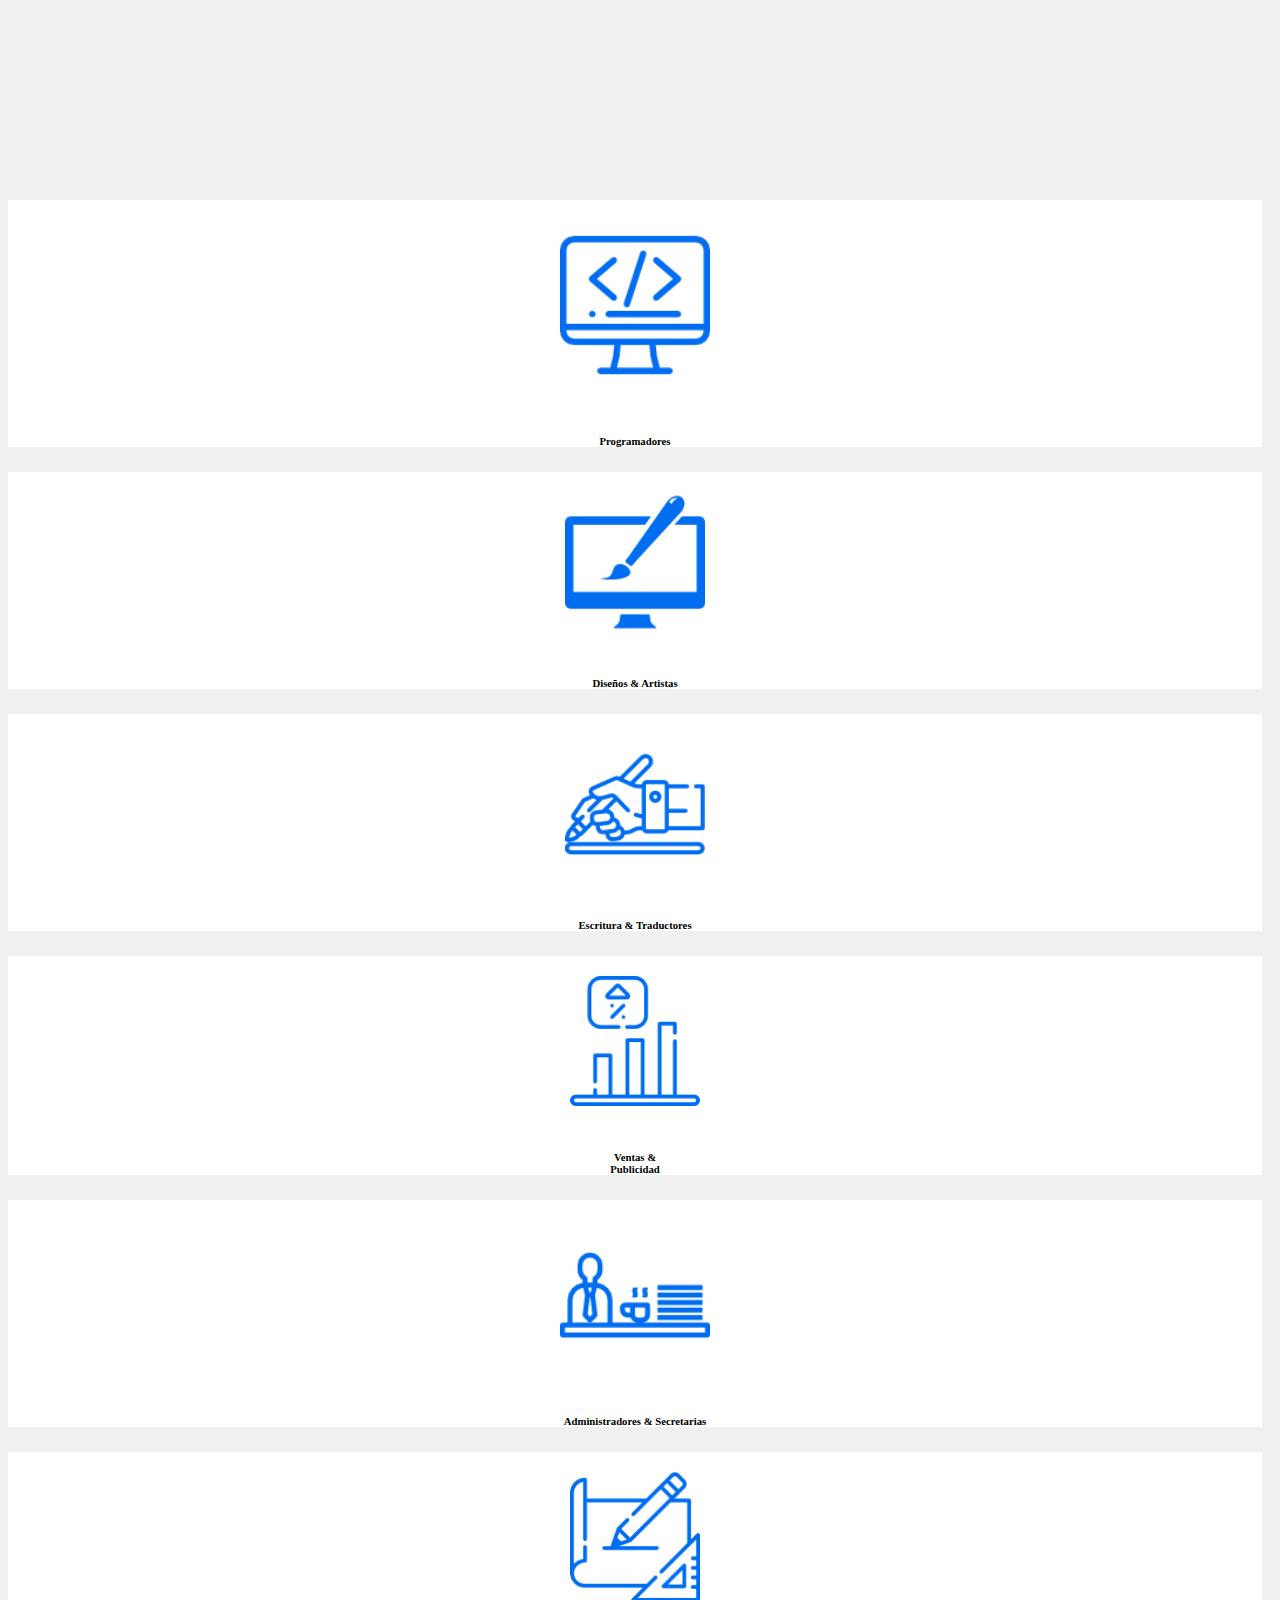
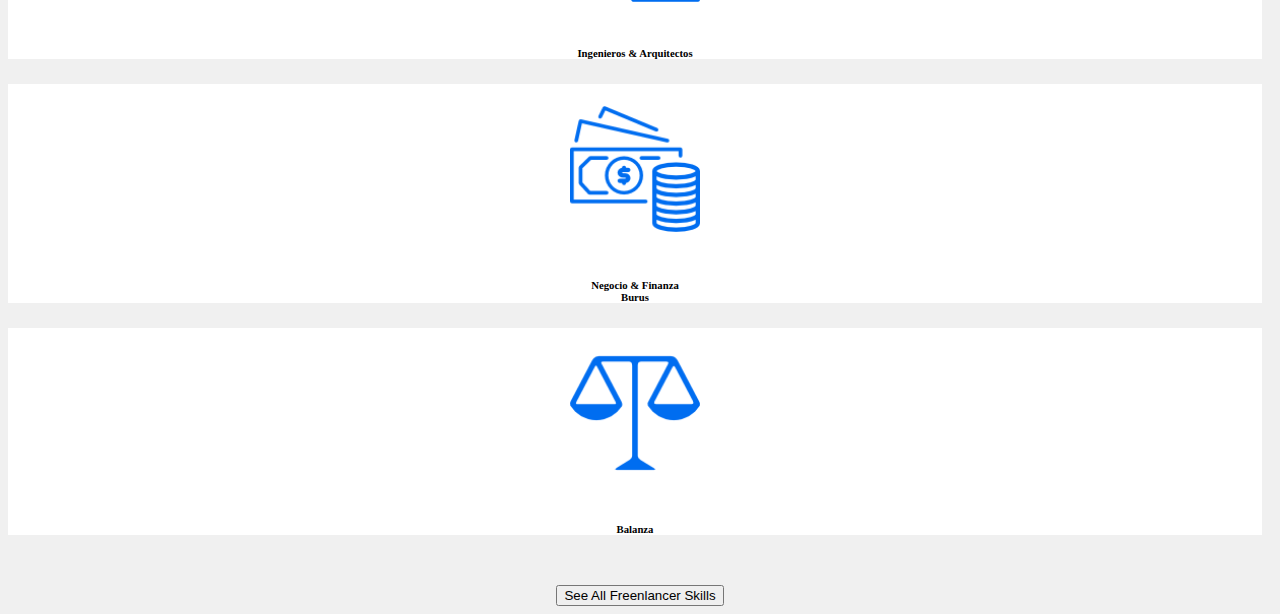
<file: category/categorias.html>
<!DOCTYPE html>
<html lang="en">

<head>
  <meta charset="UTF-8">
  <meta name="viewport" content="width=device-width, initial-scale=1.0">
  <script src="https://code.jquery.com/jquery-3.3.1.slim.min.js" integrity="sha384-q8i/X+965DzO0rT7abK41JStQIAqVgRVzpbzo5smXKp4YfRvH+8abtTE1Pi6jizo"
    crossorigin="anonymous"></script>
  <script src="https://cdnjs.cloudflare.com/ajax/libs/popper.js/1.14.3/umd/popper.min.js" integrity="sha384-ZMP7rVo3mIykV+2+9J3UJ46jBk0WLaUAdn689aCwoqbBJiSnjAK/l8WvCWPIPm49"
    crossorigin="anonymous"></script>
  <script src="https://stackpath.bootstrapcdn.com/bootstrap/4.1.3/js/bootstrap.min.js" integrity="sha384-ChfqqxuZUCnJSK3+MXmPNIyE6ZbWh2IMqE241rYiqJxyMiZ6OW/JmZQ5stwEULTy"
    crossorigin="anonymous"></script>
  <link rel="stylesheet" href="https://stackpath.bootstrapcdn.com/bootstrap/4.1.3/css/bootstrap.min.css" integrity="sha384-MCw98/SFnGE8fJT3GXwEOngsV7Zt27NXFoaoApmYm81iuXoPkFOJwJ8ERdknLPMO"
    crossorigin="anonymous">
  <meta http-equiv="X-UA-Compatible" content="ie=edge">
  <link rel="stylesheet" href="css/categorias.css">
  <title>Document</title>
</head>

<body>

  <div class="row d-flex justify-content-center " id="div1">
    <div id="programadores" class="col-md-2" data-toggle="modal" data-target=".bd-example-modal-lg">
      <img id="imageProgramer" src="img/tools-and-utensils (1).png" alt="">
      <center>
        <h6> Programadores </h6>
      </center>
    </div>
    <div id="designer" class="col-md-2" data-toggle="modal" data-target="designer">
      <img id="imageDesigner" src="img/website-design-symbol (1).png" alt="">
      <center>
        <h6> Diseños & Artistas</h6>
      </center>
    </div>
    <div id="write" class="col-md-2" data-toggle="modal">
      <img id="imageWrite" src="img/writing-tool.png" alt="">
      <center>
        <h6> Escritura & Traductores</h6>
      </center>
    </div>
    <div id="sales" class="col-md-2" data-toggle="modal">
      <img id="imageSales" src="img/sell.png" alt="">
      <center>
        <h6> Ventas & <br> Publicidad</h6>
      </center>
    </div>
  </div>

  <div id="div2" class="row d-flex justify-content-center">
    <div id="secretary" class="col-md-2">
      <img id="imageSecretary" src="img/secretary.png" alt="">
      <center>
        <h6> Administradores & Secretarias</h6>
      </center>
    </div>
    <div id="architecture" class="col-md-2">
      <img id="imageArchitecture" src="img/sketch.png" alt="">
      <center>
        <h6> Ingenieros & Arquitectos</h6>
      </center>
    </div>
    <div id="finance" class="col-md-2">
      <img id="imageFinance" src="img/money.png" alt="">
      <center>
        <h6> Negocio & Finanza <br> Burus </h6>
      </center>
    </div>
    <div id="lawyer" class="col-md-2">
      <img id="imageLawyer" src="img/lawyer.png" alt="">
      <center>
        <h6> Balanza </h6>
      </center>
    </div>
  </div>
  <div id="Buttonskills">
    <center> <button type="button" onclick="button()" class="btn btn-outline-primary col-md-2"> See All Freenlancer
        Skills</button></center>
  </div>





</body>
<script>
  function button() {
    document.location.href = "subcategoria.html";

  }
</script>

</html>
</file>
<file: css/categorias.css>
body{
  background: #F0F0F0;
}

#div1{
  margin-top: 200px;  
}
#div2{
  margin-top: 10px;
}
#programadores{
  background: #FFF;
  margin-right: 10px; 
}
#programadores:hover{
  background: rgba(225, 225, 225, 0.1);
  border-radius:10px; 
}

#imageProgramer{
  width: 150px;
  margin: auto;
  height: auto;
  display: block;
  padding: 30px;  
}

#designer{
  background: #fff;
  margin: 0px 0px;
  margin-right: 10px; 
}
#designer:hover{
  background: rgba(225, 225, 225, 0.1);
  border-radius:10px; 
}
#imageDesigner{
width: 140px;
margin: auto;
height: auto;
display: block;
padding: 20px;
}

#write{
  background: #FFF;
  margin-right: 10px; 
}
#write:hover{
  background: rgba(225, 225, 225, 0.1);
  border-radius:10px; 
}
#imageWrite{
   width: 140px;
margin: auto;
height: auto;
display: block;
padding: 20px;
}
#sales{
  background: #FFF;
  margin-right: 10px; 
}
#sales:hover{
  background: rgba(225, 225, 225, 0.1);
  border-radius:10px; 
}
#imageSales{
width: 130px;
margin: auto;
height: auto;
display: block;
padding: 20px;
}

#secretary{
  background: #FFF;
  margin-right: 10px; 
}
#secretary:hover{
  background: rgba(225, 225, 225, 0.1);
  border-radius:10px; 
}
#imageSecretary{
width: 150px;
margin: auto;
height: auto;
display: block;
padding: 20px;
}
#architecture{
  margin-right: 10px; 
  background: #FFF;
}
#architecture:hover{
  background: rgba(225, 225, 225, 0.1);
  border-radius:10px; 
}
#imageArchitecture{
width: 130px;
margin: auto;
height: auto;
display: block;
padding: 20px;
}
#finance{
  margin-right: 10px; 
  background: #FFF;
}
#finance:hover{
  background: rgba(225, 225, 225, 0.1);
  border-radius:10px; 
}
#imageFinance{
width: 130px;
margin: auto;
height: auto;
display: block;
padding: 20px;
}
#lawyer{
  margin-right: 10px; 
  background: #FFF;
}
#lawyer:hover{
  background: rgba(225, 225, 225, 0.1);
  border-radius:10px; 
}
#imageLawyer{
width: 130px;
margin: auto;
height: auto;
display: block;
padding: 20px;
}


#modalProgramadores{
  margin-top: 20px;
  background: #F0F0F0;
 
}
#imgProgramadores{
  width: 60px;
  margin: auto;
  height: auto;
  display: block;
  padding: 20px;
}
#Buttonskills{
  margin-top: 50px;
}
</file>
<file: css/sub.css>
body{
    background: #F0F0F0;
}
#imgProgramadores{
    width: 80px;
    margin: auto;
    height: auto;
    display: block;
    padding: 20px;
}
#div1{
    background: #fff;
   margin: 50px 300px;

}
#programadores{
    margin-top: 150px;
}

#imageDesigner{
    width: 80px;
    margin: auto;
    height: auto;
    display: block;
    padding: 20px;

}
#imageWrite{
    width: 110px;
    margin: auto;
    height: auto;
    display: block;
    padding: 20px;

}
#imageSales{   
    width: 80px;
    margin: auto;
    height: auto;
    display: block;
    padding: 20px;

}
#imageSecretary{   
    width: 100px;
    margin: auto;
    height: auto;
    display: block;
    padding: 20px;

}
#imageArchitecture{
    width: 80px;
    margin: auto;
    height: auto;
    display: block;
    padding: 20px;
}

#imageFinance{
    width: 80px;
    margin: auto;
    height: auto;
    display: block;
    padding: 20px;
}

#imageLawyer{
    width: 80px;
    margin: auto;
    height: auto;
    display: block;
    padding: 20px;
}
</file>
<file: category/css/categorias.css>
body{
  background: #F0F0F0;
}

#div1{
  margin-top: 200px;  
}
#div2{
  margin-top: 10px;
}
#programadores{
  background: #FFF;
  margin-right: 10px; 
}
#programadores:hover{
  background: rgba(225, 225, 225, 0.1);
  border-radius:10px; 
}

#imageProgramer{
  width: 150px;
  margin: auto;
  height: auto;
  display: block;
  padding: 30px;  
}

#designer{
  background: #fff;
  margin: 0px 0px;
  margin-right: 10px; 
}
#designer:hover{
  background: rgba(225, 225, 225, 0.1);
  border-radius:10px; 
}
#imageDesigner{
width: 140px;
margin: auto;
height: auto;
display: block;
padding: 20px;
}

#write{
  background: #FFF;
  margin-right: 10px; 
}
#write:hover{
  background: rgba(225, 225, 225, 0.1);
  border-radius:10px; 
}
#imageWrite{
   width: 140px;
margin: auto;
height: auto;
display: block;
padding: 20px;
}
#sales{
  background: #FFF;
  margin-right: 10px; 
}
#sales:hover{
  background: rgba(225, 225, 225, 0.1);
  border-radius:10px; 
}
#imageSales{
width: 130px;
margin: auto;
height: auto;
display: block;
padding: 20px;
}

#secretary{
  background: #FFF;
  margin-right: 10px; 
}
#secretary:hover{
  background: rgba(225, 225, 225, 0.1);
  border-radius:10px; 
}
#imageSecretary{
width: 150px;
margin: auto;
height: auto;
display: block;
padding: 20px;
}
#architecture{
  margin-right: 10px; 
  background: #FFF;
}
#architecture:hover{
  background: rgba(225, 225, 225, 0.1);
  border-radius:10px; 
}
#imageArchitecture{
width: 130px;
margin: auto;
height: auto;
display: block;
padding: 20px;
}
#finance{
  margin-right: 10px; 
  background: #FFF;
}
#finance:hover{
  background: rgba(225, 225, 225, 0.1);
  border-radius:10px; 
}
#imageFinance{
width: 130px;
margin: auto;
height: auto;
display: block;
padding: 20px;
}
#lawyer{
  margin-right: 10px; 
  background: #FFF;
}
#lawyer:hover{
  background: rgba(225, 225, 225, 0.1);
  border-radius:10px; 
}
#imageLawyer{
width: 130px;
margin: auto;
height: auto;
display: block;
padding: 20px;
}


#modalProgramadores{
  margin-top: 20px;
  background: #F0F0F0;
 
}
#imgProgramadores{
  width: 60px;
  margin: auto;
  height: auto;
  display: block;
  padding: 20px;
}
#Buttonskills{
  margin-top: 50px;
}
</file>
